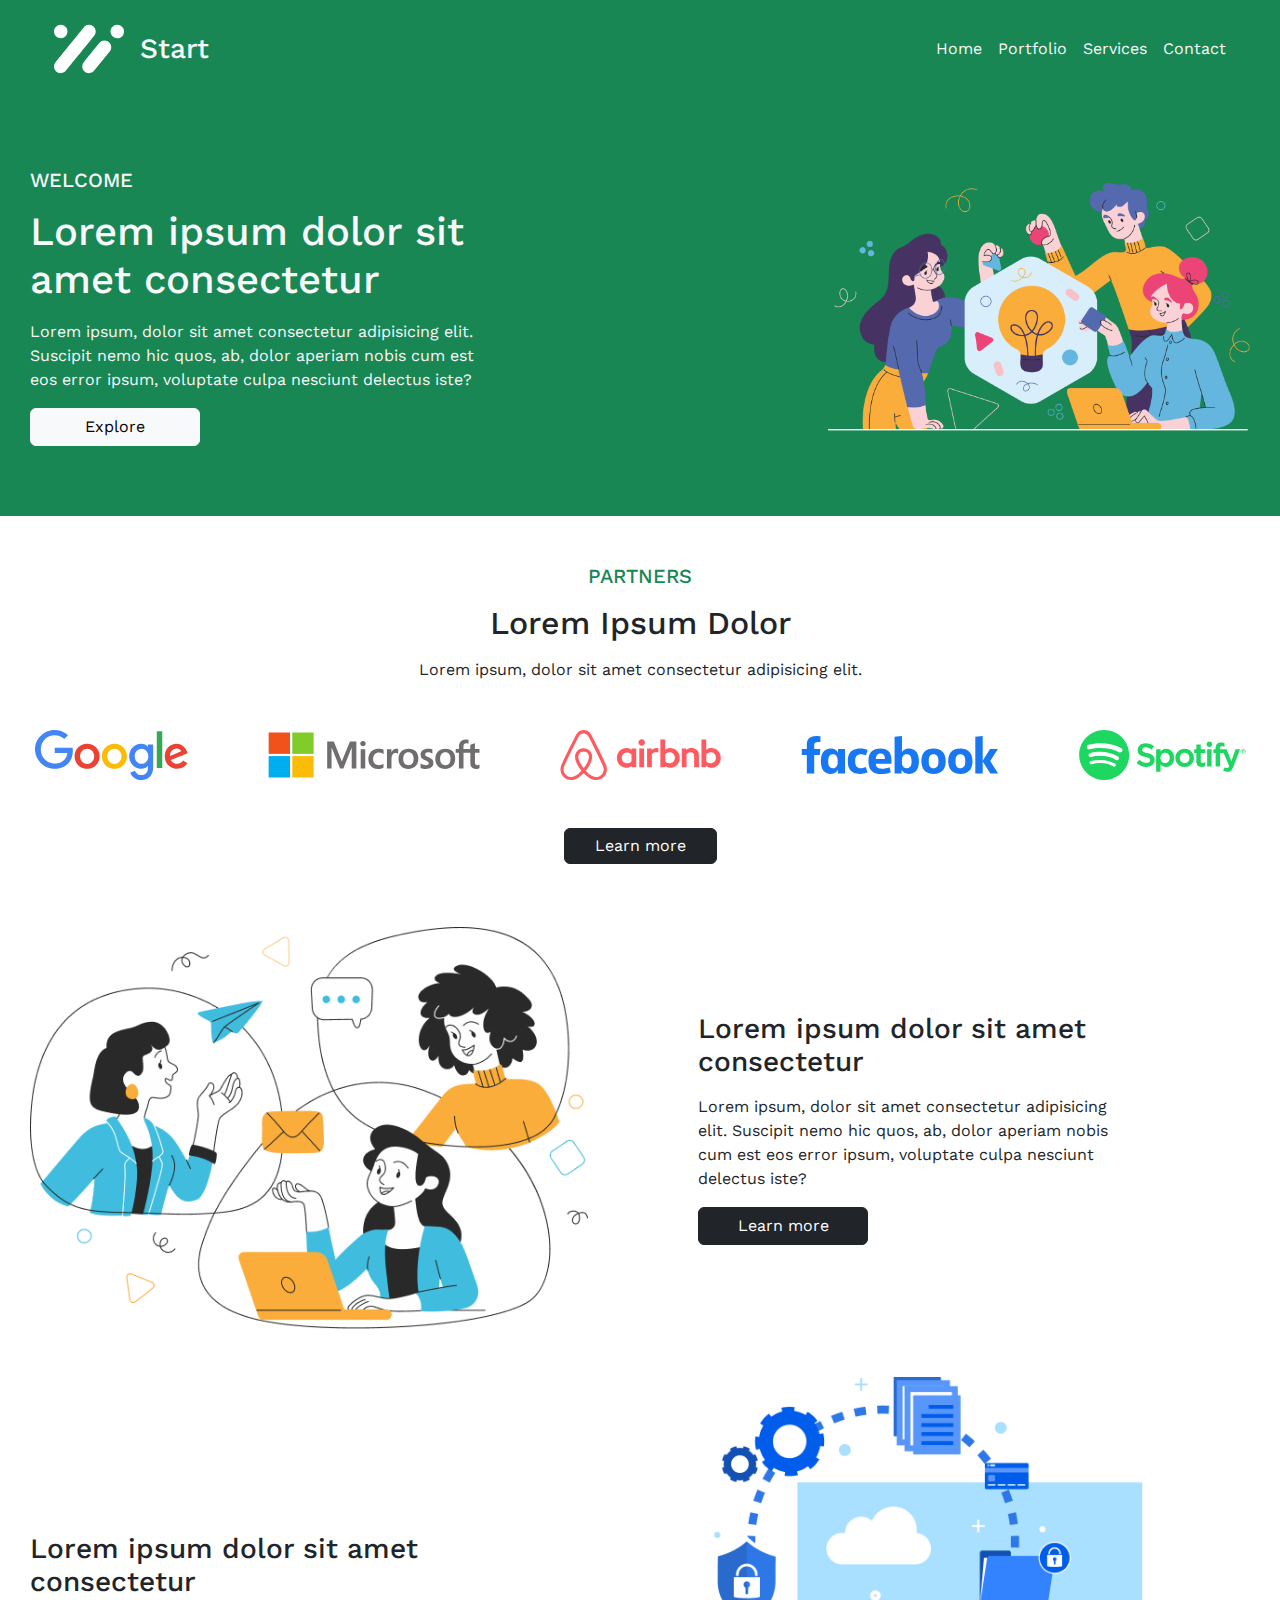
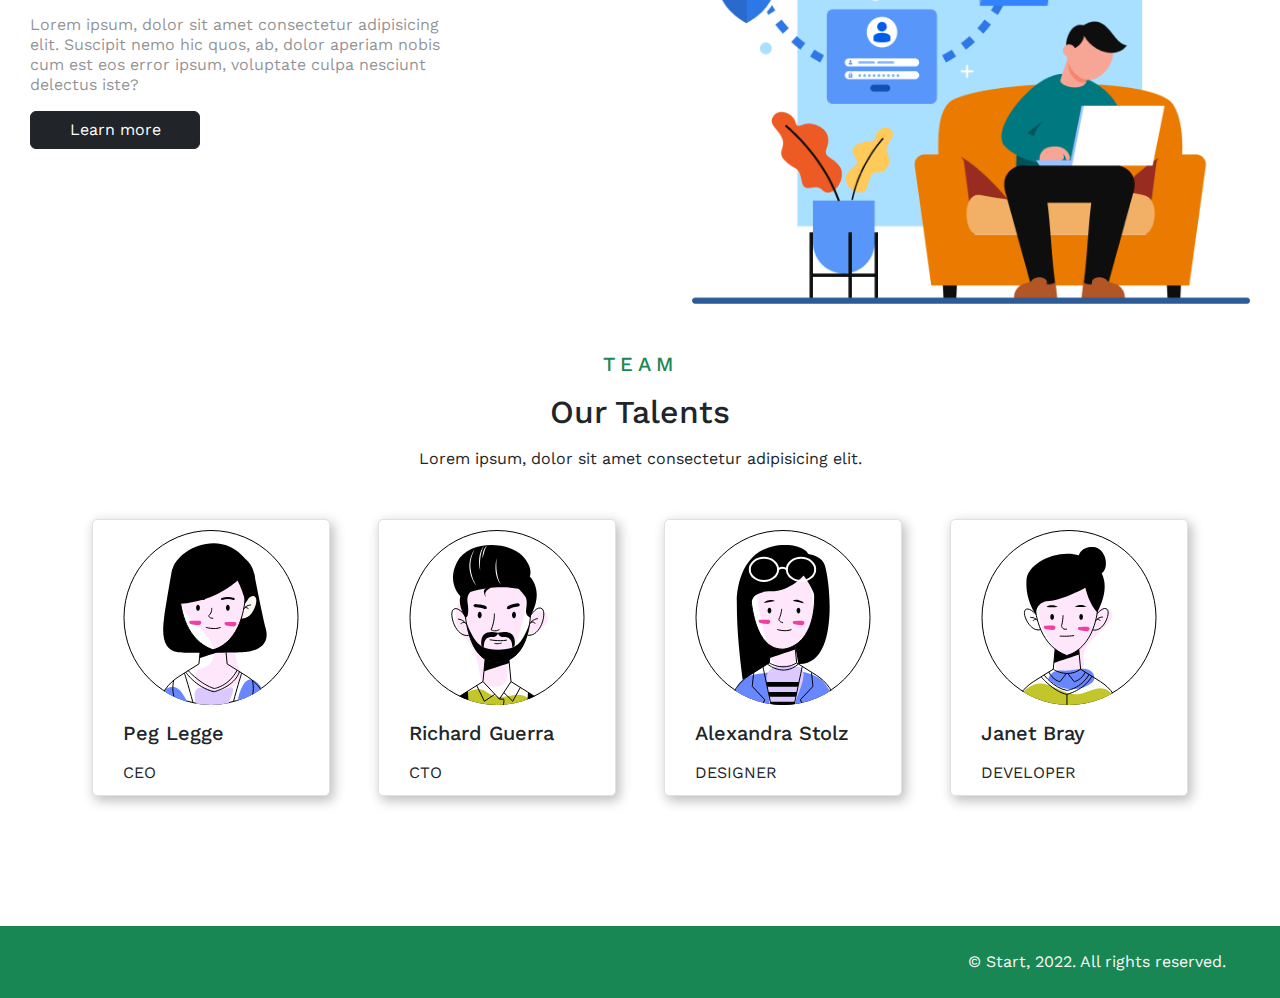
<file: index.html>
<!DOCTYPE html>
<html lang="en">

<head>
    <meta charset="UTF-8">
    <meta http-equiv="X-UA-Compatible" content="IE=edge">
    <meta name="viewport" content="width=device-width, initial-scale=1.0">
    <link rel="stylesheet" href="./css/bootstrap.min.css">
    <link rel="stylesheet" href="https://cdnjs.cloudflare.com/ajax/libs/font-awesome/6.2.1/css/all.min.css" integrity="sha512-MV7K8+y+gLIBoVD59lQIYicR65iaqukzvf/nwasF0nqhPay5w/9lJmVM2hMDcnK1OnMGCdVK+iQrJ7lzPJQd1w==" crossorigin="anonymous" referrerpolicy="no-referrer"
    />
    <link rel="stylesheet" href="./css/main.css">
    <link rel="stylesheet" href="https://cdnjs.cloudflare.com/ajax/libs/font-awesome/6.2.1/css/all.min.css" integrity="sha512-MV7K8+y+gLIBoVD59lQIYicR65iaqukzvf/nwasF0nqhPay5w/9lJmVM2hMDcnK1OnMGCdVK+iQrJ7lzPJQd1w==" crossorigin="anonymous" referrerpolicy="no-referrer"
    />
    <title>Document</title>
</head>

<body>
    <header class="header bg-success">
        <div class="container">
            <div class="row_header d-flex flex-row justify-content-between flex-sm-grow-1 align-items-center bg-success">
                <div class="row_logo d-flex p-4 align-items-center gap-3">
                    <img src="./images/Group 1.svg" alt="" class="">
                    <h3 class="text-light">Start</h3>
                </div>
                <div class="row_field">
                    <ul class="ul_list d-flex p-4 gap-3 text-light">
                        <li><a href="./index.html"> Home </a></li>
                        <li><a href="./portfolio.html"> Portfolio</a></li>
                        <li><a href="./services.html"> Services</a></li>
                        <li><a href="./contact.html"> Contact</a></li>
                    </ul>
                </div>
                <div class="hamburger">

                    <i class="fa-solid fa-bars"></i>
                    <div class="hamburger_menu">
                        <ul>
                            <li>
                                <a href="index.html">Home</a>
                            </li>
                            <li>
                                <a href="portfolio.html">Portfolio</a>
                            </li>
                            <li>
                                <a href="./services.html">Services</a>
                            </li>
                            <li>
                                <a href="./contact.html">Contact</a>
                            </li>
                        </ul>
                    </div>

                </div>
            </div>

        </div>
    </header>
    <main class="overflow-hidden">
        <section class="section_header bg-success">
            <div class="container">
                <div class="under_head d-flex flex-column flex-sm-row align-items-center justify-content-center flex-column-reverse ">
                    <div class="row_undesr text-light d-flex flex-column gap-3 w-100">
                        <h5>WELCOME</h5>
                        <h1 class="welcome2 w-70">Lorem ipsum dolor sit amet consectetur </h1>
                        <p class="welcome3 w-75">Lorem ipsum, dolor sit amet consectetur adipisicing elit. Suscipit nemo hic quos, ab, dolor aperiam nobis cum est eos error ipsum, voluptate culpa nesciunt delectus iste?</p>
                        <button type="button" class="btn btn-light w-50 mb-xxl-5">Explore</button>
                    </div>
                    <div class="img-head">
                        <img src="./images/Group (4).png" alt="">
                    </div>
                </div>
            </div>
        </section>
        <section class="main_section">
            <div class="container">
                <div class="row_app">
                    <div class="app_card d-flex flex-column justify-content-center align-items-center gap-3 mt-5">
                        <h5 class="partneers text-success text-uppercase">partners</h5>
                        <h2>Lorem Ipsum Dolor</h2>
                        <p class="ffff w-75">Lorem ipsum, dolor sit amet consectetur adipisicing elit.</p>
                    </div>
                    <div class="row_technology d-flex flex-column justify-content-center align-items-center mt-5 flex-sm-row">
                        <img src="./images/XMLID_24_.svg" alt="">
                        <img src="./images/XMLID_1_.svg" alt="">
                        <img src="./images/XMLID_1_ (1).svg" alt="">
                        <img src="./images/Group (3).svg" alt="">
                        <img src="./images/XMLID_1_ (2).svg" alt="">
                    </div>
                    <div class="learnmore_btn d-flex justify-content-center w-100 mt-5 ">
                        <button type="button" class="buuton_learnmore btn btn-dark">Learn more</button>
                    </div>
                    <div class="connect_with d-flex justify-content-center align-items-center mt-5 flex-column flex-sm-row">
                        <div class="connect_img">
                            <img src="./images/Group (5).png" alt="">
                        </div>
                        <div class="connect_info d-flex flex-column gap-3 mx-sm-auto">
                            <h1 class="welcome2 w-75 fs-3">Lorem ipsum dolor sit amet consectetur </h1>
                            <p class="welcome3 w-75 fs-6">Lorem ipsum, dolor sit amet consectetur adipisicing elit. Suscipit nemo hic quos, ab, dolor aperiam nobis cum est eos error ipsum, voluptate culpa nesciunt delectus iste?</p>
                            <button type="button" class="btn btn-dark w-100">Learn more</button>
                        </div>
                    </div>
                    <div class="connect_with2 d-flex justify-content-center align-items-center mt-5 flex-column flex-sm-row flex-column-reverse">
                        <div class="connect_info d-flex flex-column gap-3 mx-sm-auto">
                            <h1 class="welcome2 w-75 fs-3">Lorem ipsum dolor sit amet consectetur </h1>
                            <p class="welcome3 w-75 fs-6">Lorem ipsum, dolor sit amet consectetur adipisicing elit. Suscipit nemo hic quos, ab, dolor aperiam nobis cum est eos error ipsum, voluptate culpa nesciunt delectus iste?</p>
                            <button type="button" class="btn btn-dark w-100 ">Learn more</button>
                        </div>
                        <div class="connect_img">
                            <img src="./images/Group (6).png" alt="">
                        </div>
                    </div>
                    <div class="app_card-2 d-flex flex-column justify-content-center align-items-center gap-3 mt-5">
                        <h5 class="partneers text-success text-uppercase lh-sm">team</h5>
                        <h2>Our Talents</h2>
                        <p class="partneers_lorem">Lorem ipsum, dolor sit amet consectetur adipisicing elit.</p>
                    </div>
                    <div class="team_all_info d-flex justify-content-center align-items-center gap-5 mt-5 flex-column flex-sm-row">
                        <div class="team_personal border d-flex flex-column gap-3">
                            <img src="./images/Group 14.svg" alt="">
                            <h5>Peg Legge</h5>
                            <p>CEO</p>
                        </div>
                        <div class="team_personal border  d-flex flex-column gap-3">
                            <img src="./images/Group 15.svg" alt="">
                            <h5>Richard Guerra</h5>
                            <p>CTO</p>
                        </div>
                        <div class="team_personal border d-flex flex-column gap-3">
                            <img src="./images/Group 15 (1).svg" alt="">
                            <h5>Alexandra Stolz</h5>
                            <p>DESIGNER</p>
                        </div>
                        <div class="team_personal border d-flex flex-column gap-3">
                            <img src="./images/Group 15 (2).svg" alt="">
                            <h5>Janet Bray</h5>
                            <p>DEVELOPER</p>
                        </div>
                    </div>
                </div>
            </div>
        </section>
    </main>
    <footer class="footer bg-success">
        <div class="container">
            <div class="footer_row d-flex justify-content-between p-4 flex-column flex-sm-row align-items-center align-items-sm-center justify-content-sm-between gap-3">
                <div class="row_card text-light d-flex justify-content-center gap-3">
                    <i class="fa-brands fa-facebook-f"></i>
                    <i class="fa-brands fa-instagram"></i>
                    <i class="fa-brands fa-twitter"></i>
                    <i class="fa-brands fa-pinterest"></i>
                    <i class="fa-solid fa-music"></i>
                    <i class="fa-solid fa-phone"></i>
                    <i class="fa-brands fa-youtube"></i>
                </div>
                <div class="row_card_2 text-light">
                    <p>© Start, 2022. All rights reserved.</p>
                </div>
            </div>
        </div>
    </footer>
    <script src="./js/bootstrap.bundle.min.js"></script>

</body>

</html>
</file>
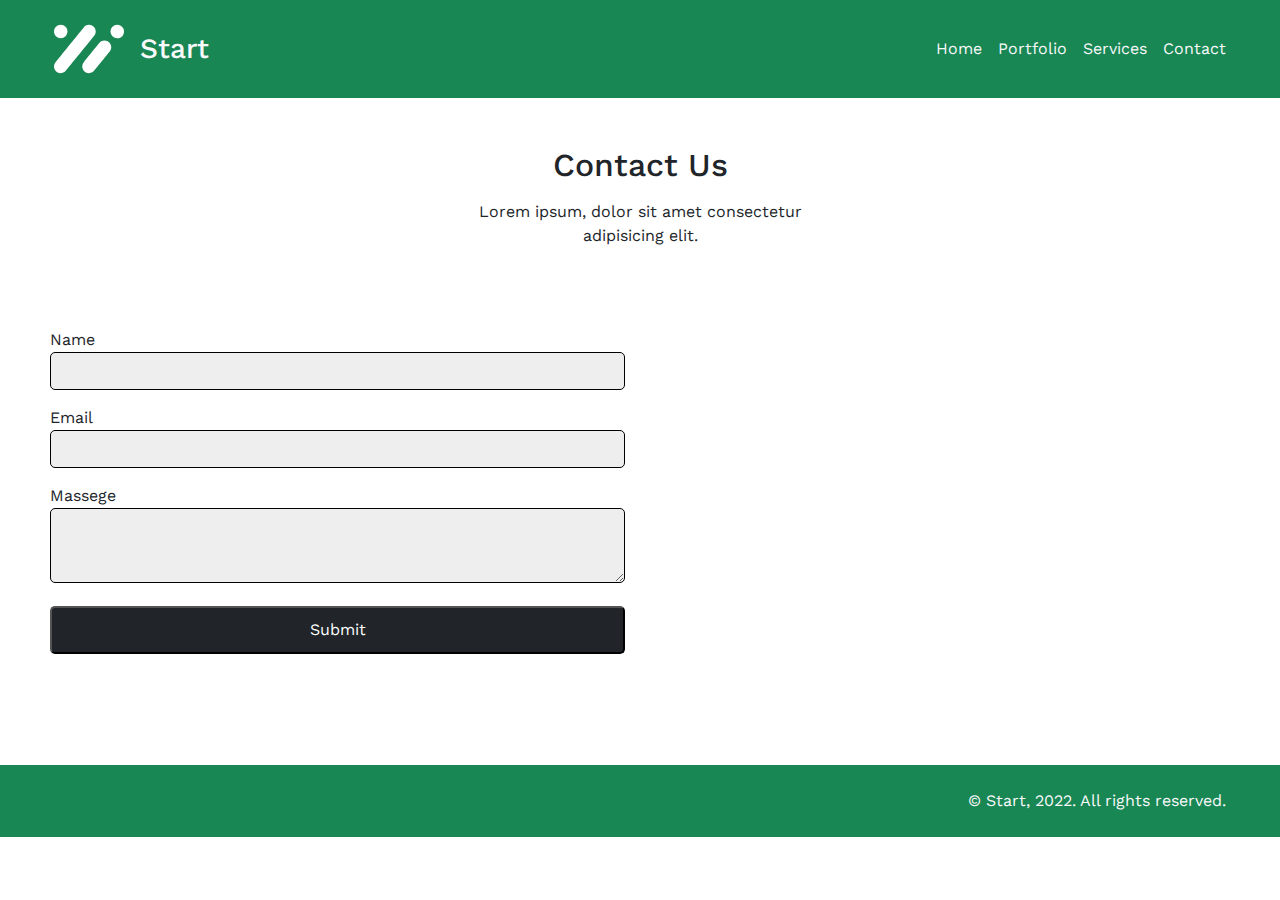
<file: contact.html>
<!DOCTYPE html>
<html lang="en">

<head>
    <meta charset="UTF-8">
    <meta http-equiv="X-UA-Compatible" content="IE=edge">
    <meta name="viewport" content="width=device-width, initial-scale=1.0">
    <link rel="stylesheet" href="./css/bootstrap.min.css">
    <link rel="stylesheet" href="https://cdnjs.cloudflare.com/ajax/libs/font-awesome/6.2.1/css/all.min.css" integrity="sha512-MV7K8+y+gLIBoVD59lQIYicR65iaqukzvf/nwasF0nqhPay5w/9lJmVM2hMDcnK1OnMGCdVK+iQrJ7lzPJQd1w==" crossorigin="anonymous" referrerpolicy="no-referrer"
    />
    <link rel="stylesheet" href="./css/main.css">
    <link rel="stylesheet" href="https://cdnjs.cloudflare.com/ajax/libs/font-awesome/6.2.1/css/all.min.css" integrity="sha512-MV7K8+y+gLIBoVD59lQIYicR65iaqukzvf/nwasF0nqhPay5w/9lJmVM2hMDcnK1OnMGCdVK+iQrJ7lzPJQd1w==" crossorigin="anonymous" referrerpolicy="no-referrer"
    />
    <title>Document</title>
</head>

<body>
    <header class="header bg-success">
        <div class="container">
            <div class="row_header d-flex flex-row justify-content-between flex-sm-grow-1 align-items-center bg-success">
                <div class="row_logo d-flex p-4 align-items-center gap-3">
                    <img src="./images/Group 1.svg" alt="" class="">
                    <h3 class="text-light">Start</h3>
                </div>
                <div class="row_field">
                    <ul class="ul_list d-flex p-4 gap-3 text-light">
                        <li><a href="./index.html"> Home </a></li>
                        <li><a href="./portfolio.html"> Portfolio</a></li>
                        <li><a href="./services.html"> Services</a></li>
                        <li><a href="./contact.html"> Contact</a></li>
                    </ul>
                </div>
                <div class="hamburger">

                    <i class="fa-solid fa-bars"></i>
                    <div class="hamburger_menu">
                        <ul>
                            <li>
                                <a href="index.html">Home</a>
                            </li>
                            <li>
                                <a href="portfolio.html">Portfolio</a>
                            </li>
                            <li>
                                <a href="./services.html">Services</a>
                            </li>
                            <li>
                                <a href="./contact.html">Contact</a>
                            </li>
                        </ul>
                    </div>

                </div>
            </div>

        </div>
    </header>
    <main class="overflow-hidden">
        <section class="main_section">
            <div class="container">
                <div class="row_app">
                    <div class="app_card-c d-flex flex-column justify-content-center align-items-center gap-3 mt-5">
                        <h2>Contact Us</h2>
                        <p class="ffff">Lorem ipsum, dolor sit amet consectetur adipisicing elit.</p>
                    </div>
                </div>
                <div class="row_contact  d-flex gap-5 flex-column flex-sm-row flex-column-reverse">
                    <div class="row_form ">
                        <form class=" d-flex flex-column gap-3 w-100">
                            <div class="input_name">
                                <label for="text">Name</label><br>
                                <input type="text" id="text" name="text" class="w-50"><br>
                            </div>

                            <div class="input_email">
                                <label for="email">Email</label><br>
                                <input type="email" id="email" name="email" class="w-50"><br>
                            </div>

                            <div class="textarea_massage">
                                <label for="text">Massege</label><br>
                                <textarea name="text" id="text" cols="30" rows="1" class="w-50"></textarea>
                            </div>


                            <button type="submit" class="question_button w-50">Submit</button>

                        </form>
                    </div>
                    <div class="row_iframe">
                        <div class="embed-responsive embed-responsive-21by9">
                            <iframe class="embed-responsive-item" src="https://www.google.com/maps/embed?pb=!1m14!1m12!1m3!1d11984.006283866885!2d69.25199355!3d41.330579199999995!2m3!1f0!2f0!3f0!3m2!1i1024!2i768!4f13.1!5e0!3m2!1suz!2s!4v1673586680231!5m2!1suz!2s" width="550" height="350"
                                style="border:0;" allowfullscreen="" loading="lazy" referrerpolicy="no-referrer-when-downgrade"></iframe>
                        </div>
                    </div>
                </div>
            </div>
        </section>
    </main>
    <footer class="footer bg-success">
        <div class="container">
            <div class="footer_row d-flex justify-content-between p-4 flex-column flex-sm-row align-items-center align-items-sm-center justify-content-sm-between gap-3">
                <div class="row_card text-light d-flex justify-content-center gap-3">
                    <i class="fa-brands fa-facebook-f"></i>
                    <i class="fa-brands fa-instagram"></i>
                    <i class="fa-brands fa-twitter"></i>
                    <i class="fa-brands fa-pinterest"></i>
                    <i class="fa-solid fa-music"></i>
                    <i class="fa-solid fa-phone"></i>
                    <i class="fa-brands fa-youtube"></i>
                </div>
                <div class="row_card_2 text-light">
                    <p>© Start, 2022. All rights reserved.</p>
                </div>
            </div>
        </div>
    </footer>
    <script src="./js/bootstrap.bundle.min.js"></script>
</body>

</html>
</file>
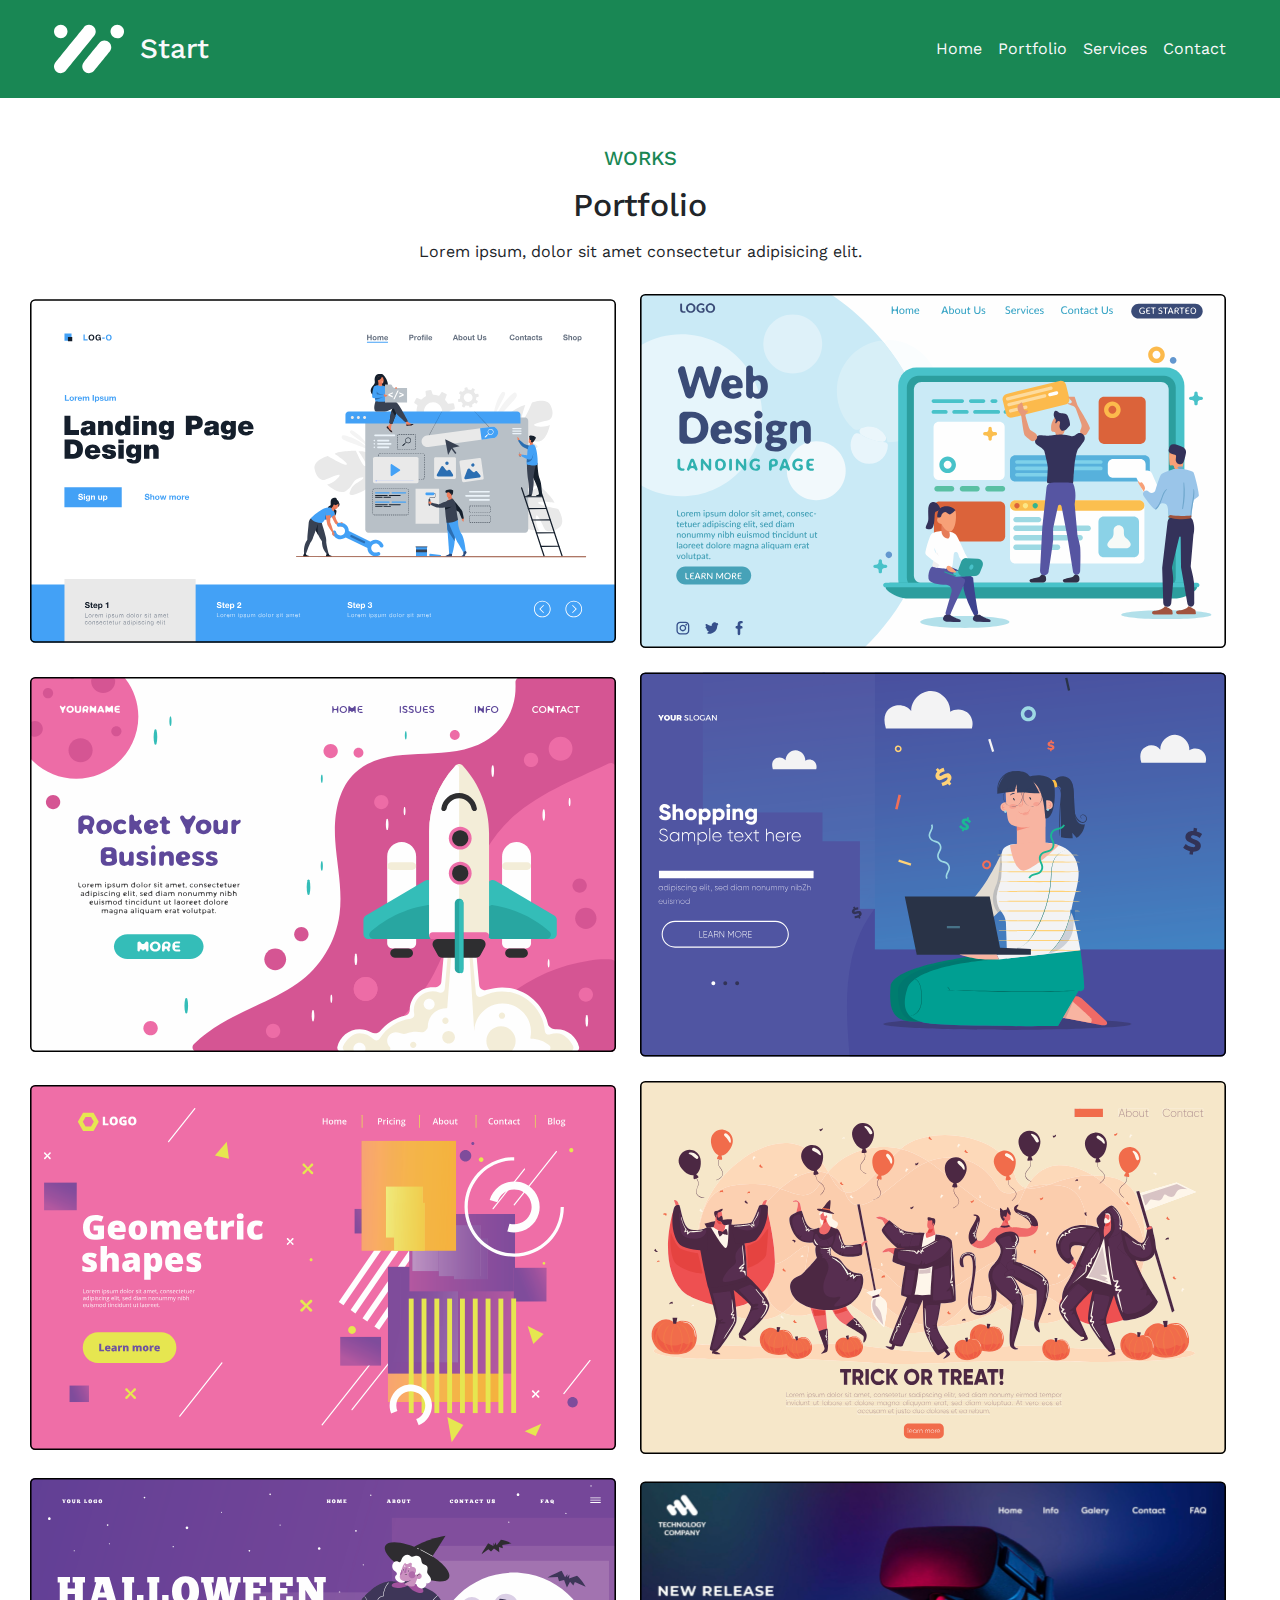
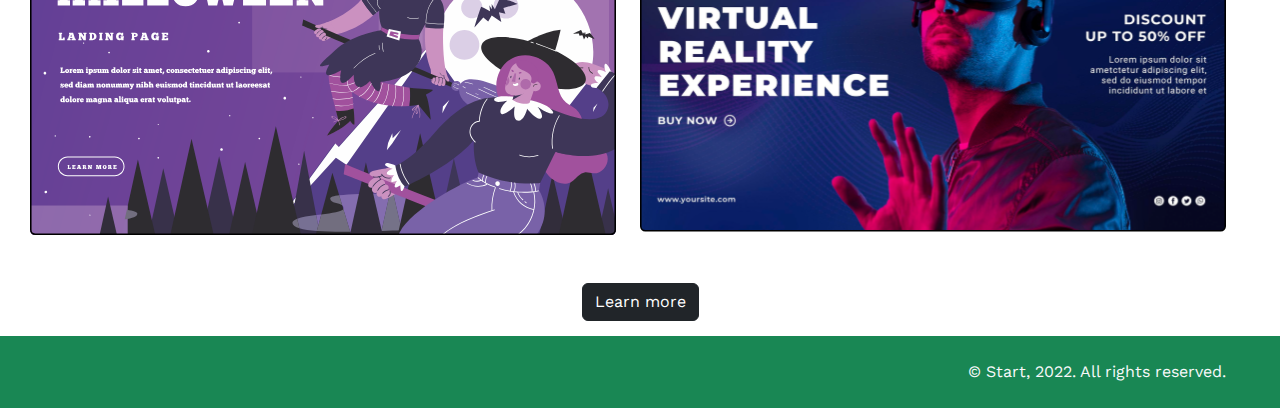
<file: portfolio.html>
<!DOCTYPE html>
<html lang="en">

<head>
    <meta charset="UTF-8">
    <meta http-equiv="X-UA-Compatible" content="IE=edge">
    <meta name="viewport" content="width=device-width, initial-scale=1.0">
    <link rel="stylesheet" href="./css/bootstrap.min.css">
    <link rel="stylesheet" href="https://cdnjs.cloudflare.com/ajax/libs/font-awesome/6.2.1/css/all.min.css" integrity="sha512-MV7K8+y+gLIBoVD59lQIYicR65iaqukzvf/nwasF0nqhPay5w/9lJmVM2hMDcnK1OnMGCdVK+iQrJ7lzPJQd1w==" crossorigin="anonymous" referrerpolicy="no-referrer"
    />
    <link rel="stylesheet" href="./css/main.css">
    <link rel="stylesheet" href="https://cdnjs.cloudflare.com/ajax/libs/font-awesome/6.2.1/css/all.min.css" integrity="sha512-MV7K8+y+gLIBoVD59lQIYicR65iaqukzvf/nwasF0nqhPay5w/9lJmVM2hMDcnK1OnMGCdVK+iQrJ7lzPJQd1w==" crossorigin="anonymous" referrerpolicy="no-referrer"
    />
    <title>Document</title>
</head>

<body>
    <header class="header bg-success">
        <div class="container">
            <div class="row_header d-flex flex-row justify-content-between flex-sm-grow-1 align-items-center bg-success">
                <div class="row_logo d-flex p-4 align-items-center gap-3">
                    <img src="./images/Group 1.svg" alt="" class="">
                    <h3 class="text-light">Start</h3>
                </div>
                <div class="row_field">
                    <ul class="ul_list d-flex p-4 gap-3 text-light">
                        <li><a href="./index.html"> Home </a></li>
                        <li><a href="./portfolio.html"> Portfolio</a></li>
                        <li><a href="./services.html"> Services</a></li>
                        <li><a href="./contact.html"> Contact</a></li>
                    </ul>
                </div>
                <div class="hamburger">

                    <i class="fa-solid fa-bars"></i>
                    <div class="hamburger_menu">
                        <ul>
                            <li>
                                <a href="index.html">Home</a>
                            </li>
                            <li>
                                <a href="portfolio.html">Portfolio</a>
                            </li>
                            <li>
                                <a href="./services.html">Services</a>
                            </li>
                            <li>
                                <a href="./contact.html">Contact</a>
                            </li>
                        </ul>
                    </div>

                </div>
            </div>

        </div>
    </header>
    <main class="overflow-hidden">
        <section class="main_section">
            <div class="container">
                <div class="row_app">
                    <div class="app_card d-flex flex-column justify-content-center align-items-center gap-3 mt-5">
                        <h5 class="partneers text-success text-uppercase">Works</h5>
                        <h2>Portfolio</h2>
                        <p class="ffff w-75">Lorem ipsum, dolor sit amet consectetur adipisicing elit.</p>
                    </div>
                </div>
                <div class="portfolio_img row row-cols-1 row-gap-4 row-cols-sm-2 w-100 justify-content-center align-items-center">
                    <img src="./images/dscdscd 1.svg" alt="">
                    <img src="./images/Frame 42.svg" alt="">
                    <img src="./images/Frame 43.svg" alt="">
                    <img src="./images/Frame 43 (1).svg" alt="">
                    <img src="./images/Frame 43 (2).svg" alt="">
                    <img src="./images/Frame 43 (3).svg" alt="">
                    <img src="./images/dscdsc 1.svg" alt="">
                    <img src="./images/5175975 1.svg" alt="">
                </div>
                <div class="learnmore_btn d-flex justify-content-center w-100 mt-5 ">
                    <button type="button" class="buuton_learnmore btn btn-dark">Learn more</button>
                </div>
            </div>
        </section>
    </main>
    <footer class="footer bg-success">
        <div class="container">
            <div class="footer_row d-flex justify-content-between p-4 flex-column flex-sm-row align-items-center align-items-sm-center justify-content-sm-between gap-3">
                <div class="row_card text-light d-flex justify-content-center gap-3">
                    <i class="fa-brands fa-facebook-f"></i>
                    <i class="fa-brands fa-instagram"></i>
                    <i class="fa-brands fa-twitter"></i>
                    <i class="fa-brands fa-pinterest"></i>
                    <i class="fa-solid fa-music"></i>
                    <i class="fa-solid fa-phone"></i>
                    <i class="fa-brands fa-youtube"></i>
                </div>
                <div class="row_card_2 text-light">
                    <p>© Start, 2022. All rights reserved.</p>
                </div>
            </div>
        </div>
    </footer>
    <script src="./js/bootstrap.bundle.min.js"></script>

</body>

</html>
</file>
<file: css/main.css>
@font-face {
  font-family: "Work Sans";
  src: url(../fonts/WorkSans-Light.ttf) format(truetype);
  font-weight: 300;
  font-style: normal;
}
@font-face {
  font-family: "Work Sans";
  src: url(../fonts/WorkSans-Regular.ttf) format(truetype);
  font-weight: 400;
  font-style: normal;
}
@font-face {
  font-family: "Work Sans";
  src: url(../fonts/WorkSans-Medium.ttf) format(truetype);
  font-weight: 500;
  font-style: normal;
}
@font-face {
  font-family: "Work Sans";
  src: url(../fonts/WorkSans-ExtraBold.ttf) format(truetype);
  font-weight: 600;
  font-style: normal;
}
@font-face {
  font-family: "Work Sans";
  src: url(../fonts/WorSans-Bold.ttf) format(truetype);
  font-weight: 700;
  font-style: normal;
}
@font-face {
  font-family: "Crimson Text";
  src: url(../fonts/CrimsonText-Regular.ttf) format(truetype);
  font-weight: 400;
  font-style: normal;
}
@font-face {
  font-family: "Crimson Text";
  src: url(../fonts/CrimsonText-Bold.ttf) format(truetype);
  font-weight: 700;
  font-style: normal;
}
@font-face {
  font-family: "Crimson Text";
  src: url(../fonts/CrimsonText-SemiBold.ttf) format(truetype);
  font-weight: 600;
  font-style: normal;
}
* {
  box-sizing: border-box;
  margin: 0;
  padding: 0;
}

body {
  font-family: "Work Sans", sans-serif;
  overflow-x: hidden;
}

h1,
h2,
h3,
h4,
h5,
h6,
p,
ul {
  margin: 0;
}

ul {
  list-style: none;
}

a {
  text-decoration: none;
  color: inherit;
}

img {
  max-width: 100%;
}

.container {
  max-width: 1280px;
  padding: 0 30px;
  margin: 0 auto;
}

.header {
  position: sticky;
  top: 0;
  z-index: 1;
}
.header .container .row_header .hamburger {
  display: none;
}

@media screen and (max-width: 576px) {
  .header .container .row_header .row_field {
    display: none;
  }
  .header .container .row_header .hamburger {
    display: block;
    position: relative;
  }
  .header .container .row_header .hamburger .fa-solid {
    width: 24.06px;
    height: 19.69px;
  }
  .header .container .row_header .hamburger .hamburger_menu {
    display: none;
  }
  .header .container .row_header .hamburger:hover .hamburger_menu {
    position: absolute;
    top: 25px;
    right: 25px;
    display: block;
    margin-right: 4px;
    padding: 10px;
    background-color: green;
    box-shadow: 0px 0px 10px black;
  }
  .header .container .row_header .hamburger:hover .hamburger_menu ul {
    display: flex;
    list-style: none;
    flex-direction: column;
    row-gap: 10px;
    margin-right: 30px;
  }
  .header .container .row_header .hamburger:hover .hamburger_menu ul li a {
    text-decoration: none;
    font-family: "Work Sans";
    font-style: normal;
    font-weight: 400;
    font-size: 20px;
    line-height: 125%;
    color: #ffffff;
  }
}
.section_header .container .under_head {
  padding: 70px 0;
}
.section_header .container .under_head .row_undesr .welcome2 {
  max-width: 469px !important;
}
.section_header .container .under_head .row_undesr .welcome3 {
  max-width: 466px !important;
}
.section_header .container .under_head .row_undesr .w-50 {
  width: 170px !important;
}

.main_section .container .row_app .app_card .ffff {
  text-align: center;
}
.main_section .container .row_app .app_card-c .ffff {
  text-align: center;
  width: 400px;
}
.main_section .container .row_app .row_technology {
  gap: 80px;
}
.main_section .container .row_app .buuton_learnmore {
  padding: 5px 30px;
}
.main_section .container .row_app .connect_with {
  gap: 110px;
}
.main_section .container .row_app .connect_with .connect_info {
  max-width: 552px !important;
}
.main_section .container .row_app .connect_with .connect_info .w-100 {
  width: 170px !important;
}
.main_section .container .row_app .connect_with2 {
  gap: 110px;
}
.main_section .container .row_app .connect_with2 .connect_info {
  max-width: 552px !important;
}
.main_section .container .row_app .connect_with2 .connect_info .w-100 {
  width: 170px !important;
}
.main_section .container .row_app .connect_with2 .welcome3 {
  font-weight: 400;
  font-size: 15px;
  line-height: 125%;
  /* or 19px */
  /* Color/Dark/50 */
  color: rgba(33, 37, 41, 0.5);
}
.main_section .container .row_app .app_card-2 {
  text-align: center;
}
.main_section .container .row_app .app_card-2 .partneers {
  letter-spacing: 5px;
}
.main_section .container .row_app .team_all_info {
  margin-bottom: 130px;
}
.main_section .container .row_app .team_all_info .team_personal {
  background: #FFFFFF;
  box-shadow: 3px 4px 12px 1px rgba(0, 0, 0, 0.25);
  border-radius: 5px;
  padding: 10px 30px;
}
.main_section .container .portfolio_img {
  padding-top: 30px;
}
.main_section .container .learnmore_btn {
  padding-bottom: 15px;
}
.main_section .container .row_cards {
  margin: 78px 0 135px 0;
  gap: 105px;
}
.main_section .container .row_cards .card-1 {
  background: #FFFFFF;
  box-shadow: 3px 4px 12px 1px rgba(0, 0, 0, 0.25);
  border-radius: 5px;
  padding: 34px;
  width: 339px;
  text-align: center;
}
.main_section .container .row_cards .card-1 .card_basic {
  font-weight: 400;
  font-size: 15px;
  line-height: 125%;
  /* identical to box height, or 19px */
  color: #000000;
}
.main_section .container .row_cards .card-1 .row_momey h2 {
  font-weight: 700;
  font-size: 40px;
  line-height: 125%;
  /* identical to box height, or 50px */
  color: #000000;
}
.main_section .container .row_cards .card-1 .row_momey p {
  font-weight: 400;
  font-size: 15px;
  line-height: 125%;
  /* identical to box height, or 19px */
  /* Color/Dark/50 */
  color: rgba(33, 37, 41, 0.5);
}
.main_section .container .row_cards .card-1 .row_descrip {
  margin-top: 10px;
  width: 279px;
  font-weight: 400;
  font-size: 15px;
  line-height: 125%;
  /* or 19px */
  text-align: center;
  /* Color/Dark/50 */
  color: rgba(33, 37, 41, 0.5);
  margin-bottom: 38px;
}
.main_section .container .row_cards .card-1 .row_mark {
  margin-top: 17px;
  font-weight: 400;
  font-size: 15px;
  line-height: 125%;
  /* identical to box height, or 19px */
  text-align: center;
  /* Color/Dark/100 */
  color: #212529;
}
.main_section .container .row_cards .card-1 .row_mark .fa-solid {
  color: #74C69D;
}
.main_section .container .row_contact {
  padding: 80px 20px;
}
.main_section .container .row_contact .row_form input {
  width: 575px !important;
  height: 38px !important;
  background: #EEEEEE;
  border: 1px solid #000000;
  border-radius: 5px;
}
.main_section .container .row_contact .row_form textarea {
  width: 575px !important;
  height: 75px;
  background: #EEEEEE;
  border: 1px solid #000000;
  border-radius: 5px;
}
.main_section .container .row_contact .row_form button {
  width: 575px !important;
  height: 48px !important;
  color: white;
  background: #212529;
  border-radius: 5px;
}

@media screen and (max-width: 576px) {
  .main_section .container {
    padding-left: 0px !important;
  }
  .main_section .container .row_contact .row_form input {
    width: 335px !important;
    height: 38px !important;
  }
  .main_section .container .row_contact .row_form textarea {
    width: 335px !important;
    height: 141px !important;
  }
  .main_section .container .row_contact .row_form button {
    width: 335px !important;
    height: 48px !important;
  }
  .main_section .container .row_contact .row_iframe .embed-responsive .embed-responsive-item {
    width: 335px !important;
    height: 224px !important;
  }
}/*# sourceMappingURL=main.css.map */
</file>
